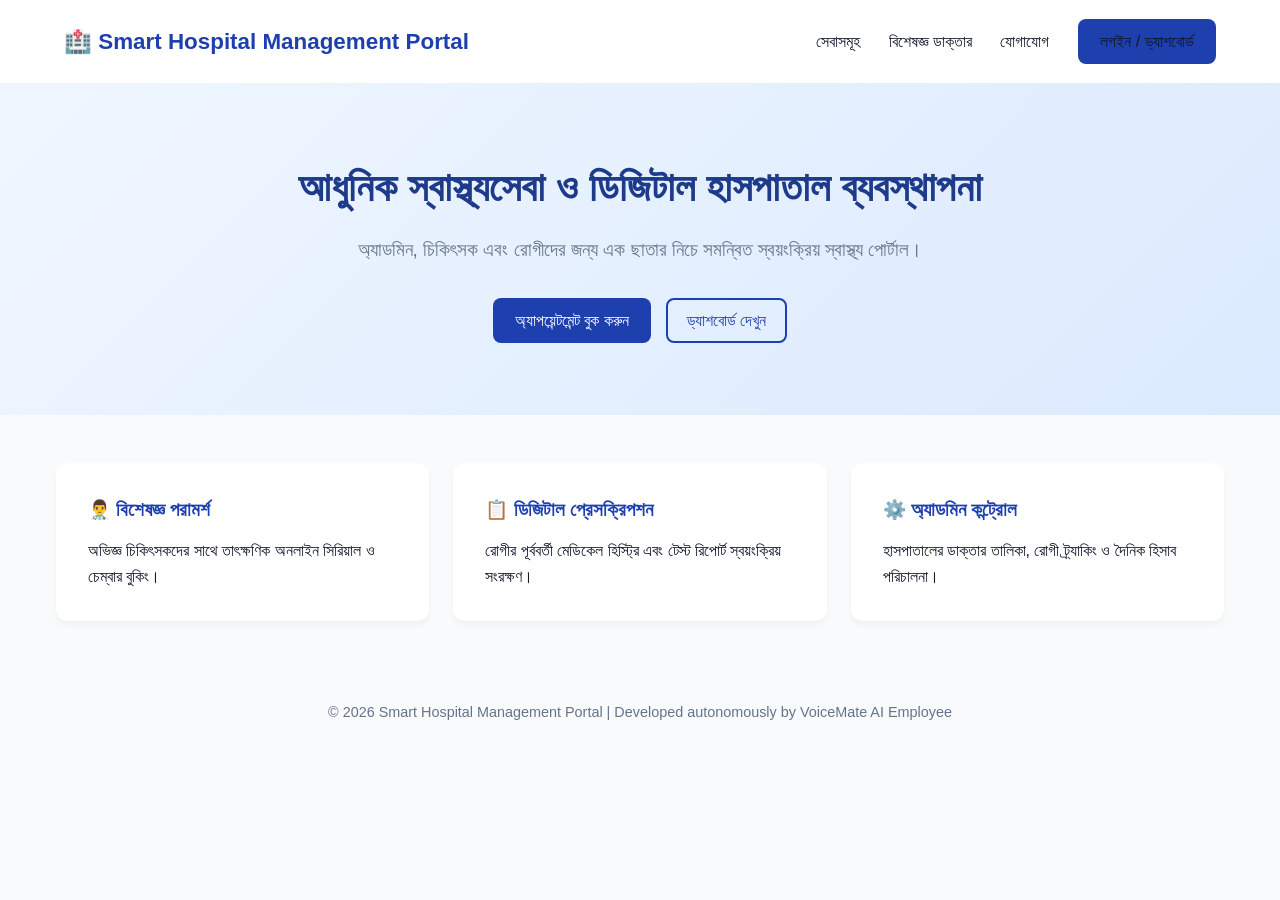
<file: workspace/projects/hospital-management-system/index.html>
<!DOCTYPE html>
<html lang="bn">
<head>
  <meta charset="UTF-8">
  <meta name="viewport" content="width=device-width, initial-scale=1.0">
  <title>Smart Hospital Management Portal</title>
  <link rel="stylesheet" href="styles.css">
</head>
<body>
  <header class="navbar">
    <div class="logo">🏥 Smart Hospital Management Portal</div>
    <nav>
      <a href="#services">সেবাসমূহ</a>
      <a href="#doctors">বিশেষজ্ঞ ডাক্তার</a>
      <a href="#contact">যোগাযোগ</a>
      <a href="dashboard.html" class="btn-primary">লগইন / ড্যাশবোর্ড</a>
    </nav>
  </header>

  <section class="hero">
    <h1>আধুনিক স্বাস্থ্যসেবা ও ডিজিটাল হাসপাতাল ব্যবস্থাপনা</h1>
    <p>অ্যাডমিন, চিকিৎসক এবং রোগীদের জন্য এক ছাতার নিচে সমন্বিত স্বয়ংক্রিয় স্বাস্থ্য পোর্টাল।</p>
    <div class="hero-actions">
      <a href="dashboard.html#patient" class="btn-primary">অ্যাপয়েন্টমেন্ট বুক করুন</a>
      <a href="dashboard.html" class="btn-outline">ড্যাশবোর্ড দেখুন</a>
    </div>
  </section>

  <section id="services" class="container features-grid">
    <div class="card">
      <h3>👨‍⚕️ বিশেষজ্ঞ পরামর্শ</h3>
      <p>অভিজ্ঞ চিকিৎসকদের সাথে তাৎক্ষণিক অনলাইন সিরিয়াল ও চেম্বার বুকিং।</p>
    </div>
    <div class="card">
      <h3>📋 ডিজিটাল প্রেসক্রিপশন</h3>
      <p>রোগীর পূর্ববর্তী মেডিকেল হিস্ট্রি এবং টেস্ট রিপোর্ট স্বয়ংক্রিয় সংরক্ষণ।</p>
    </div>
    <div class="card">
      <h3>⚙️ অ্যাডমিন কন্ট্রোল</h3>
      <p>হাসপাতালের ডাক্তার তালিকা, রোগী ট্র্যাকিং ও দৈনিক হিসাব পরিচালনা।</p>
    </div>
  </section>

  <footer class="footer">
    <p>© 2026 Smart Hospital Management Portal | Developed autonomously by VoiceMate AI Employee</p>
  </footer>
  <script src="app.js"></script>
</body>
</html>
</file>
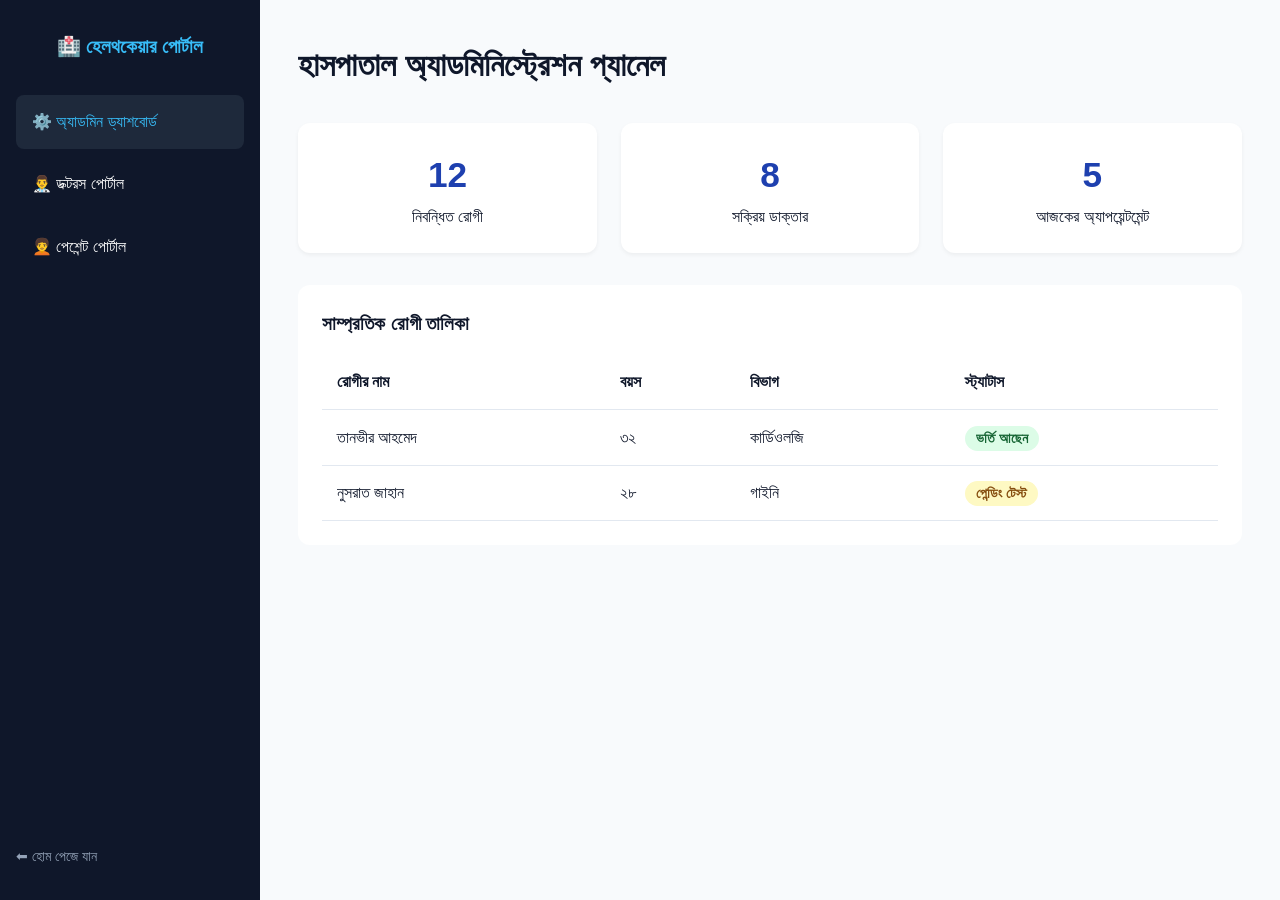
<file: workspace/projects/hospital-management-system/dashboard.html>
<!DOCTYPE html>
<html lang="bn">
<head>
  <meta charset="UTF-8">
  <meta name="viewport" content="width=device-width, initial-scale=1.0">
  <title>Hospital Management Dashboard</title>
  <link rel="stylesheet" href="styles.css">
</head>
<body class="dashboard-body">
  <div class="sidebar">
    <h2>🏥 হেলথকেয়ার পোর্টাল</h2>
    <div class="tab-btn active" onclick="switchTab('admin')">⚙️ অ্যাডমিন ড্যাশবোর্ড</div>
    <div class="tab-btn" onclick="switchTab('doctor')">👨‍⚕️ ডক্টরস পোর্টাল</div>
    <div class="tab-btn" onclick="switchTab('patient')">🧑‍🦱 পেশেন্ট পোর্টাল</div>
    <a href="index.html" class="sidebar-back">⬅ হোম পেজে যান</a>
  </div>

  <main class="dashboard-content">
    <!-- Admin View -->
    <div id="tab-admin" class="tab-pane active">
      <h1>হাসপাতাল অ্যাডমিনিস্ট্রেশন প্যানেল</h1>
      <div class="stats-row">
        <div class="stat-box"><span id="total-patients">12</span><p>নিবন্ধিত রোগী</p></div>
        <div class="stat-box"><span id="total-doctors">8</span><p>সক্রিয় ডাক্তার</p></div>
        <div class="stat-box"><span id="total-appointments">5</span><p>আজকের অ্যাপয়েন্টমেন্ট</p></div>
      </div>
      <div class="table-container">
        <h3>সাম্প্রতিক রোগী তালিকা</h3>
        <table class="data-table">
          <thead>
            <tr><th>রোগীর নাম</th><th>বয়স</th><th>বিভাগ</th><th>স্ট্যাটাস</th></tr>
          </thead>
          <tbody id="patient-table-body">
            <tr><td>তানভীর আহমেদ</td><td>৩২</td><td>কার্ডিওলজি</td><td><span class="badge badge-success">ভর্তি আছেন</span></td></tr>
            <tr><td>নুসরাত জাহান</td><td>২৮</td><td>গাইনি</td><td><span class="badge badge-warning">পেন্ডিং টেস্ট</span></td></tr>
          </tbody>
        </table>
      </div>
    </div>

    <!-- Doctor View -->
    <div id="tab-doctor" class="tab-pane">
      <h1>চিকিৎসক কনসালটেশন কিউ</h1>
      <div class="card">
        <h3>রোগী দেখার তালিকা</h3>
        <p>আজকের নির্ধারিত রোগীদের সিরিয়াল ও প্রেসক্রিপশন নোট লিখুন।</p>
        <ul id="doctor-queue" class="queue-list">
          <li><strong>সিরিয়াল #০১:</strong> মো: রফিকুল ইসলাম (সময়: সকাল ১০:৩০) - রক্তচাপ পরীক্ষা</li>
          <li><strong>সিরিয়াল #০২:</strong> ফাহিমা বেগম (সময়: সকাল ১১:১৫) - ফলো-আপ ভিজিট</li>
        </ul>
      </div>
    </div>

    <!-- Patient View -->
    <div id="tab-patient" class="tab-pane">
      <h1>পেশেন্ট সেলফ-সার্ভিস ও সিরিয়াল বুকিং</h1>
      <div class="card form-card">
        <h3>নতুন অ্যাপয়েন্টমেন্ট বুক করুন</h3>
        <form id="appointment-form" onsubmit="bookAppointment(event)">
          <div class="form-group">
            <label>আপনার নাম:</label>
            <input type="text" id="p-name" required placeholder="নাম লিখুন">
          </div>
          <div class="form-group">
            <label>মোবাইল নাম্বার:</label>
            <input type="tel" id="p-phone" required placeholder="017xxxxxxxx">
          </div>
          <div class="form-group">
            <label>ডাক্তার বা বিভাগ নির্বাচন করুন:</label>
            <select id="p-dept">
              <option>মেডিসিন ও জেনারেল হেলথ</option>
              <option>কার্ডিওলজি (হৃদরোগ)</option>
              <option>অর্থোপেডিকস (হাড় ও জোড়া)</option>
            </select>
          </div>
          <button type="submit" class="btn-primary">সিরিয়াল নিশ্চিত করুন</button>
        </form>
        <div id="booking-success" class="alert-success" style="display:none; margin-top:15px;">
          অভিনন্দন! আপনার অ্যাপয়েন্টমেন্ট সফলভাবে সংরক্ষিত হয়েছে।
        </div>
      </div>
    </div>
  </main>
  <script src="app.js"></script>
</body>
</html>
</file>
<file: workspace/projects/hospital-management-system/styles.css>
/* Modern Design System for VoiceMate Web Apps */
:root {
  --primary: #1e40af;
  --primary-hover: #1d4ed8;
  --bg-main: #f8fafc;
  --card-bg: #ffffff;
  --text-dark: #0f172a;
  --text-muted: #64748b;
  --accent: #10b981;
}

* { box-sizing: border-box; margin: 0; padding: 0; font-family: 'Segoe UI', Tahoma, Geneva, Verdana, sans-serif; }
body { background: var(--bg-main); color: var(--text-dark); line-height: 1.6; }

.navbar { display: flex; justify-content: space-between; align-items: center; padding: 1.2rem 5%; background: var(--card-bg); box-shadow: 0 2px 10px rgba(0,0,0,0.05); }
.navbar .logo { font-size: 1.4rem; font-weight: bold; color: var(--primary); }
.navbar nav a { margin-left: 1.5rem; text-decoration: none; color: var(--text-dark); font-weight: 500; }

.btn-primary { background: var(--primary); color: white; padding: 0.6rem 1.4rem; border-radius: 8px; text-decoration: none; border: none; cursor: pointer; display: inline-block; }
.btn-primary:hover { background: var(--primary-hover); }
.btn-outline { border: 2px solid var(--primary); color: var(--primary); padding: 0.5rem 1.2rem; border-radius: 8px; text-decoration: none; display: inline-block; margin-left: 10px; }

.hero { text-align: center; padding: 4.5rem 10%; background: linear-gradient(135deg, #eff6ff 0%, #dbeafe 100%); }
.hero h1 { font-size: 2.5rem; margin-bottom: 1rem; color: #1e3a8a; }
.hero p { font-size: 1.2rem; color: var(--text-muted); margin-bottom: 2rem; }

.container { max-width: 1200px; margin: 3rem auto; padding: 0 1rem; }
.features-grid { display: grid; grid-template-columns: repeat(auto-fit, minmax(300px, 1fr)); gap: 1.5rem; }
.card { background: var(--card-bg); padding: 2rem; border-radius: 12px; box-shadow: 0 4px 6px rgba(0,0,0,0.04); }
.card h3 { color: var(--primary); margin-bottom: 0.8rem; }

/* Dashboard Styles */
.dashboard-body { display: flex; min-height: 100vh; }
.sidebar { width: 260px; background: #0f172a; color: white; padding: 2rem 1rem; display: flex; flex-direction: column; }
.sidebar h2 { font-size: 1.2rem; margin-bottom: 2rem; color: #38bdf8; text-align: center; }
.tab-btn { padding: 0.9rem 1rem; border-radius: 8px; margin-bottom: 0.5rem; cursor: pointer; transition: 0.2s; font-weight: 500; }
.tab-btn:hover, .tab-btn.active { background: #1e293b; color: #38bdf8; }
.sidebar-back { margin-top: auto; color: #94a3b8; text-decoration: none; font-size: 0.9rem; }

.dashboard-content { flex: 1; padding: 2.5rem 3%; }
.tab-pane { display: none; }
.tab-pane.active { display: block; }
.stats-row { display: grid; grid-template-columns: repeat(auto-fit, minmax(200px, 1fr)); gap: 1.5rem; margin: 2rem 0; }
.stat-box { background: white; padding: 1.5rem; border-radius: 12px; text-align: center; box-shadow: 0 2px 4px rgba(0,0,0,0.05); }
.stat-box span { font-size: 2.2rem; font-weight: bold; color: var(--primary); display: block; }

.table-container { background: white; padding: 1.5rem; border-radius: 12px; margin-top: 1.5rem; }
.data-table { width: 100%; border-collapse: collapse; margin-top: 1rem; }
.data-table th, .data-table td { padding: 0.9rem; text-align: left; border-bottom: 1px solid #e2e8f0; }
.badge { padding: 0.3rem 0.7rem; border-radius: 20px; font-size: 0.85rem; font-weight: bold; }
.badge-success { background: #dcfce7; color: #166534; }
.badge-warning { background: #fef9c3; color: #854d0e; }

.form-group { margin-bottom: 1.2rem; }
.form-group label { display: block; margin-bottom: 0.4rem; font-weight: 600; }
.form-group input, .form-group select { width: 100%; padding: 0.7rem; border: 1px solid #cbd5e1; border-radius: 6px; }
.alert-success { background: #dcfce7; color: #166534; padding: 1rem; border-radius: 6px; }
.footer { text-align: center; padding: 2rem; color: var(--text-muted); font-size: 0.9rem; }
</file>
